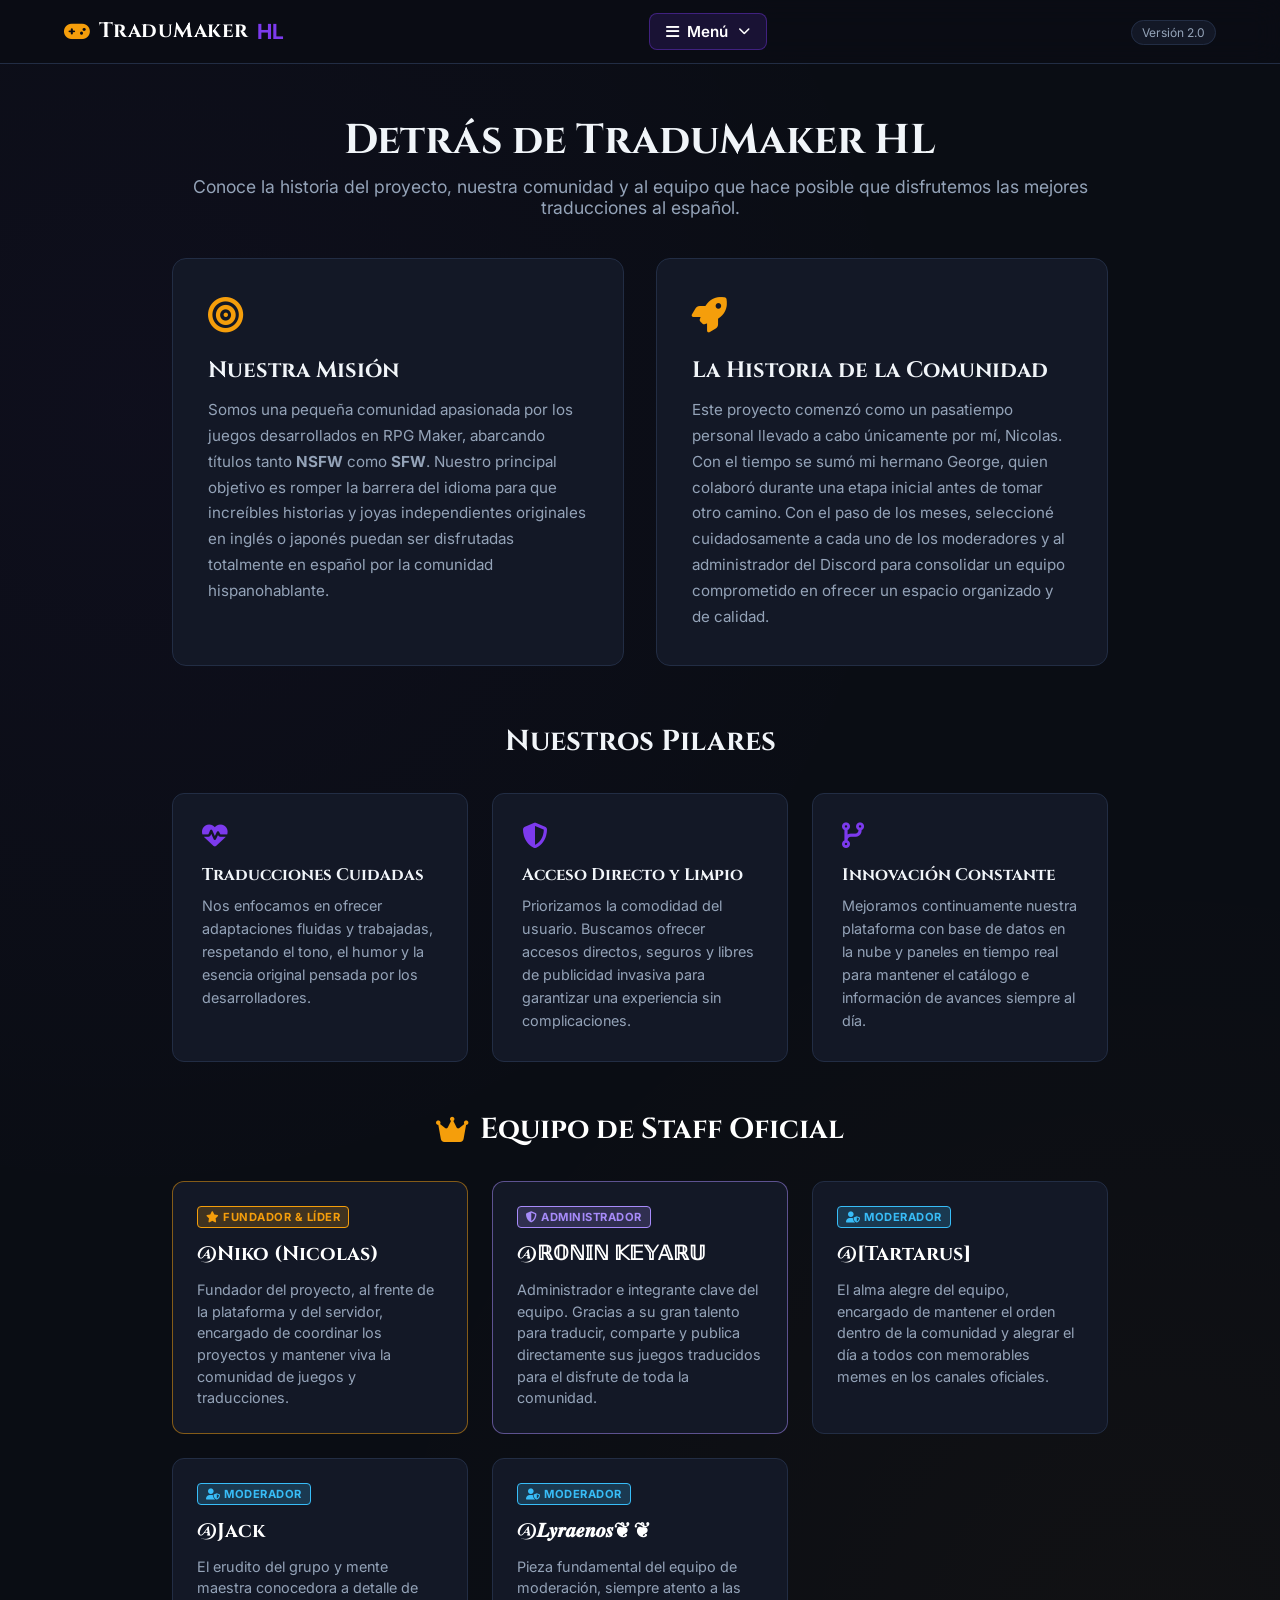
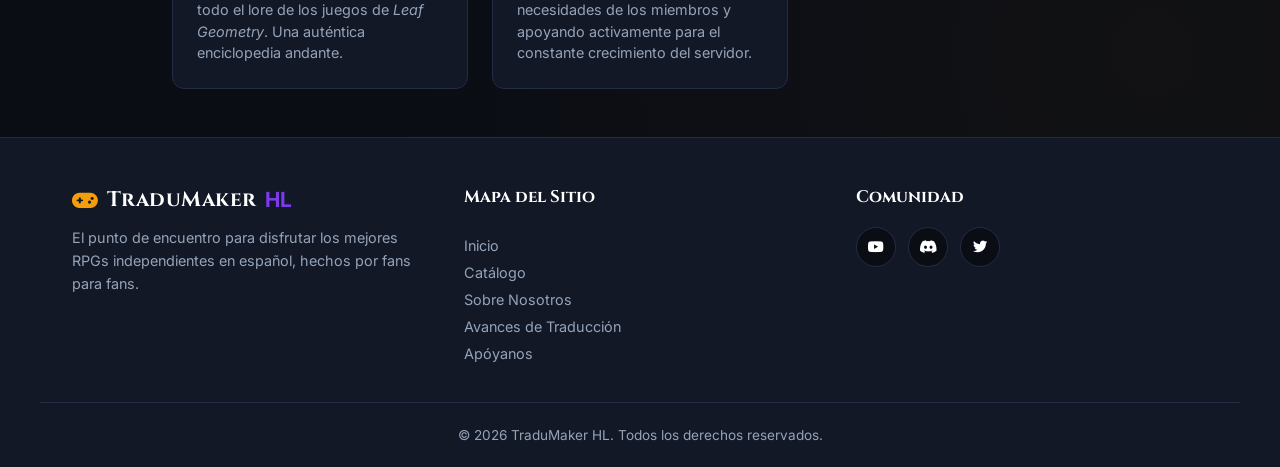
<file: TraduMakerHL-Pro/nosotros.html>
<!DOCTYPE html>
<html lang="es">
<head>
    <meta charset="UTF-8">
    <meta name="viewport" content="width=device-width, initial-scale=1.0">
    <title>TraduMaker HL - Sobre Nosotros | RPG Maker en Español</title>
    <link href="https://fonts.googleapis.com/css2?family=Cinzel:wght@600;700;900&family=Inter:wght@300;400;500;600;700&display=swap" rel="stylesheet">
    <link rel="stylesheet" href="https://cdnjs.cloudflare.com/ajax/libs/font-awesome/6.4.0/css/all.min.css">
    <link rel="stylesheet" href="inicio.css">
    <style>
        /* Estilos del Menú Desplegable (Dropdown) en el Navbar */
        .dropdown {
            position: relative;
            display: inline-block;
        }
        .dropbtn {
            background: rgba(124, 58, 237, 0.15);
            color: white;
            padding: 8px 16px;
            font-size: 0.95rem;
            font-weight: 600;
            border: 1px solid rgba(124, 58, 237, 0.4);
            border-radius: 8px;
            cursor: pointer;
            display: inline-flex;
            align-items: center;
            gap: 8px;
            transition: all 0.2s ease;
            font-family: 'Inter', sans-serif;
        }
        .dropbtn:hover {
            background: rgba(124, 58, 237, 0.3);
            border-color: var(--accent);
        }
        .dropdown-content {
            display: none;
            position: absolute;
            right: 0;
            background-color: #161b22;
            min-width: 220px;
            box-shadow: 0px 8px 16px 0px rgba(0,0,0,0.5);
            z-index: 1000;
            border: 1px solid var(--border);
            border-radius: 10px;
            overflow: hidden;
            margin-top: 8px;
            animation: fadeIn 0.2s ease;
        }
        @keyframes fadeIn {
            from { opacity: 0; transform: translateY(-5px); }
            to { opacity: 1; transform: translateY(0); }
        }
        .dropdown-content a {
            color: var(--text-main);
            padding: 12px 16px;
            text-decoration: none;
            display: flex;
            align-items: center;
            gap: 10px;
            font-size: 0.9rem;
            border-bottom: 1px solid rgba(255, 255, 255, 0.05);
            transition: background 0.2s;
        }
        .dropdown-content a:last-child {
            border-bottom: none;
        }
        .dropdown-content a:hover {
            background-color: rgba(124, 58, 237, 0.15);
            color: var(--accent);
        }
        .dropdown-content a.active {
            background-color: rgba(124, 58, 237, 0.2);
            color: #a78bfa;
            font-weight: 600;
        }
        .show {
            display: block;
        }

        /* Estilos personalizados para el Staff */
        .staff-section {
            margin-top: 3rem;
        }
        .staff-section h2 {
            font-family: 'Cinzel', serif;
            font-size: 1.8rem;
            color: white;
            text-align: center;
            margin-bottom: 2rem;
            display: flex;
            align-items: center;
            justify-content: center;
            gap: 12px;
        }
        .staff-section h2 i { color: var(--gold); }

        .staff-grid {
            display: grid;
            grid-template-columns: repeat(auto-fit, minmax(280px, 1fr));
            gap: 1.5rem;
        }

        .staff-card {
            background: var(--bg-card);
            border: 1px solid var(--border);
            border-radius: 12px;
            padding: 1.5rem;
            display: flex;
            flex-direction: column;
            gap: 0.75rem;
            transition: transform 0.2s, border-color 0.2s;
            position: relative;
            overflow: hidden;
        }
        .staff-card:hover {
            transform: translateY(-4px);
            border-color: var(--accent);
        }
        .staff-card.leader { border-color: rgba(245, 158, 11, 0.5); }
        .staff-card.admin { border-color: rgba(167, 139, 250, 0.5); }

        .staff-badge {
            font-size: 0.7rem;
            font-weight: 700;
            text-transform: uppercase;
            padding: 3px 8px;
            border-radius: 4px;
            width: fit-content;
            letter-spacing: 0.5px;
        }
        .badge-leader { background: rgba(245, 158, 11, 0.2); color: var(--gold); border: 1px solid var(--gold); }
        .badge-admin { background: rgba(167, 139, 250, 0.2); color: #a78bfa; border: 1px solid #a78bfa; }
        .badge-mod { background: rgba(56, 189, 248, 0.2); color: #38bdf8; border: 1px solid #38bdf8; }

        .staff-name {
            font-family: 'Cinzel', serif;
            font-size: 1.25rem;
            color: white;
            margin: 0;
            display: flex;
            align-items: center;
            gap: 8px;
        }
        .staff-desc {
            color: var(--text-muted);
            font-size: 0.9rem;
            line-height: 1.5;
            margin: 0;
        }
    </style>
</head>
<body>

    <!-- Navegación Profesional Multi-página -->
    <header class="navbar">
        <div class="nav-container">
            <div class="logo">
                <i class="fa-solid fa-gamepad"></i> TraduMaker<span>HL</span>
            </div>
            
            <!-- Menú Desplegable (Dropdown) -->
            <div class="dropdown">
                <button onclick="toggleMenuDesplegable()" class="dropbtn">
                    <i class="fa-solid fa-bars"></i> Menú <i class="fa-solid fa-chevron-down" style="font-size: 0.75rem; margin-left: 2px;"></i>
                </button>
                <div id="navDropdown" class="dropdown-content">
                    <a href="index.html"><i class="fa-solid fa-house"></i> Inicio</a>
                    <a href="catalogo.html"><i class="fa-solid fa-layer-group"></i> Catálogo RPG</a>
                    <a href="votaciones.html"><i class="fa-solid fa-square-poll-vertical"></i> Próximos Proyectos <span style="background: #f59e0b; color: #111520; font-size: 0.55rem; padding: 2px 4px; border-radius: 3px; font-weight: 700; margin-left: auto;">BETA</span></a>
                    <a href="nosotros.html" class="active"><i class="fa-solid fa-users"></i> Sobre Nosotros</a>
                    <a href="avances.html"><i class="fa-solid fa-bars-progress"></i> Avances de Traducción</a>
                    <a href="apoyanos.html"><i class="fa-solid fa-hand-holding-dollar"></i> Apóyanos</a>
                    <a href="#" style="opacity: 0.7; cursor: default;" onclick="return false;">
                        <i class="fa-solid fa-user"></i> Cuenta 
                        <span style="font-size: 0.6rem; background: #6366f1; color: white; padding: 2px 5px; border-radius: 3px; margin-left: auto; font-weight: 600;">Pronto</span>
                    </a>
                </div>
            </div>

            <div class="nav-version">
                <span>Versión 2.0</span>
            </div>
        </div>
    </header>

    <!-- Contenido Principal: Sobre Nosotros -->
    <main class="main-content">
        <section class="container about-page-section">
            <div class="catalog-header-banner">
                <h1>Detrás de TraduMaker HL</h1>
                <p>Conoce la historia del proyecto, nuestra comunidad y al equipo que hace posible que disfrutemos las mejores traducciones al español.</p>
            </div>

            <div class="about-grid">
                <div class="about-card">
                    <div class="about-icon"><i class="fa-solid fa-bullseye"></i></div>
                    <h2>Nuestra Misión</h2>
                    <p>Somos una pequeña comunidad apasionada por los juegos desarrollados en RPG Maker, abarcando títulos tanto <strong>NSFW</strong> como <strong>SFW</strong>. Nuestro principal objetivo es romper la barrera del idioma para que increíbles historias y joyas independientes originales en inglés o japonés puedan ser disfrutadas totalmente en español por la comunidad hispanohablante.</p>
                </div>

                <div class="about-card">
                    <div class="about-icon"><i class="fa-solid fa-rocket"></i></div>
                    <h2>La Historia de la Comunidad</h2>
                    <p>Este proyecto comenzó como un pasatiempo personal llevado a cabo únicamente por mí, Nicolas. Con el tiempo se sumó mi hermano George, quien colaboró durante una etapa inicial antes de tomar otro camino. Con el paso de los meses, seleccioné cuidadosamente a cada uno de los moderadores y al administrador del Discord para consolidar un equipo comprometido en ofrecer un espacio organizado y de calidad.</p>
                </div>
            </div>

            <!-- Sección de Valores o Características Destacadas -->
            <div class="values-section">
                <h2>Nuestros Pilares</h2>
                <div class="values-grid">
                    <div class="value-box">
                        <i class="fa-solid fa-heart-pulse"></i>
                        <h3>Traducciones Cuidadas</h3>
                        <p>Nos enfocamos en ofrecer adaptaciones fluidas y trabajadas, respetando el tono, el humor y la esencia original pensada por los desarrolladores.</p>
                    </div>
                    <div class="value-box">
                        <i class="fa-solid fa-shield-halved"></i>
                        <h3>Acceso Directo y Limpio</h3>
                        <p>Priorizamos la comodidad del usuario. Buscamos ofrecer accesos directos, seguros y libres de publicidad invasiva para garantizar una experiencia sin complicaciones.</p>
                    </div>
                    <div class="value-box">
                        <i class="fa-solid fa-code-branch"></i>
                        <h3>Innovación Constante</h3>
                        <p>Mejoramos continuamente nuestra plataforma con base de datos en la nube y paneles en tiempo real para mantener el catálogo e información de avances siempre al día.</p>
                    </div>
                </div>
            </div>

            <!-- Sección Oficial del Staff -->
            <div class="staff-section">
                <h2><i class="fa-solid fa-crown"></i> Equipo de Staff Oficial</h2>
                <div class="staff-grid">
                    
                    <!-- Lider -->
                    <div class="staff-card leader">
                        <span class="staff-badge badge-leader"><i class="fa-solid fa-star"></i> Fundador & Líder</span>
                        <h3 class="staff-name">@Niko (Nicolas)</h3>
                        <p class="staff-desc">Fundador del proyecto, al frente de la plataforma y del servidor, encargado de coordinar los proyectos y mantener viva la comunidad de juegos y traducciones.</p>
                    </div>

                    <!-- Administrador -->
                    <div class="staff-card admin">
                        <span class="staff-badge badge-admin"><i class="fa-solid fa-shield-halved"></i> Administrador</span>
                        <h3 class="staff-name">@ℝ𝕆ℕ𝕀ℕ 𝕂𝔼𝕐𝔸ℝ𝕌</h3>
                        <p class="staff-desc">Administrador e integrante clave del equipo. Gracias a su gran talento para traducir, comparte y publica directamente sus juegos traducidos para el disfrute de toda la comunidad.</p>
                    </div>

                    <!-- Moderadores -->
                    <div class="staff-card">
                        <span class="staff-badge badge-mod"><i class="fa-solid fa-user-shield"></i> Moderador</span>
                        <h3 class="staff-name">@[Tartarus]</h3>
                        <p class="staff-desc">El alma alegre del equipo, encargado de mantener el orden dentro de la comunidad y alegrar el día a todos con memorables memes en los canales oficiales.</p>
                    </div>

                    <div class="staff-card">
                        <span class="staff-badge badge-mod"><i class="fa-solid fa-user-shield"></i> Moderador</span>
                        <h3 class="staff-name">@Jack</h3>
                        <p class="staff-desc">El erudito del grupo y mente maestra conocedora a detalle de todo el lore de los juegos de <em>Leaf Geometry</em>. Una auténtica enciclopedia andante.</p>
                    </div>

                    <div class="staff-card">
                        <span class="staff-badge badge-mod"><i class="fa-solid fa-user-shield"></i> Moderador</span>
                        <h3 class="staff-name">@𝑳𝒚𝒓𝒂𝒆𝒏𝒐𝒔❦ ❦</h3>
                        <p class="staff-desc">Pieza fundamental del equipo de moderación, siempre atento a las necesidades de los miembros y apoyando activamente para el constante crecimiento del servidor.</p>
                    </div>

                </div>
            </div>

        </section>
    </main>

    <!-- Footer Profesional -->
    <footer class="footer">
        <div class="footer-content">
            <div class="footer-info">
                <div class="logo"><i class="fa-solid fa-gamepad"></i> TraduMaker<span>HL</span></div>
                <p>El punto de encuentro para disfrutar los mejores RPGs independientes en español, hechos por fans para fans.</p>
            </div>
            <div class="footer-links">
                <h4>Mapa del Sitio</h4>
                <a href="index.html">Inicio</a>
                <a href="catalogo.html">Catálogo</a>
                <a href="nosotros.html">Sobre Nosotros</a>
                <a href="avances.html">Avances de Traducción</a>
                <a href="apoyanos.html">Apóyanos</a>
            </div>
            <div class="footer-socials">
                <h4>Comunidad</h4>
                <div class="social-icons">
                    <a href="https://www.youtube.com/@nikolashl" target="_blank"><i class="fa-brands fa-youtube"></i></a>
                    <a href="https://discord.gg/gkAe3CmK86" target="_blank"><i class="fa-brands fa-discord"></i></a>
                    <a href="https://x.com/NiKolas_HL" target="_blank"><i class="fa-brands fa-twitter"></i></a>
                </div>
            </div>
        </div>
        <div class="footer-bottom">
            <p>&copy; 2026 TraduMaker HL. Todos los derechos reservados.</p>
        </div>
    </footer>

    <!-- Script para el Menú Desplegable -->
    <script>
        function toggleMenuDesplegable() {
            document.getElementById("navDropdown").classList.toggle("show");
        }

        // Cerrar el menú si el usuario hace clic fuera de él
        window.onclick = function(event) {
            if (!event.target.matches('.dropbtn') && !event.target.closest('.dropbtn')) {
                var dropdowns = document.getElementsByClassName("dropdown-content");
                for (var i = 0; i < dropdowns.length; i++) {
                    var openDropdown = dropdowns[i];
                    if (openDropdown.classList.contains('show')) {
                        openDropdown.classList.remove('show');
                    }
                }
            }
        }
    </script>
    <script src="seguridad.js"></script>
</body>
</html>
</file>
<file: TraduMakerHL-Pro/inicio.css>
:root {
    --bg-main: #0a0d14;
    --bg-card: #131826;
    --bg-card-hover: #192136;
    --accent: #7c3aed; /* Violeta arcano / Mágico */
    --accent-hover: #6d28d9;
    --accent-glow: rgba(124, 58, 237, 0.35);
    --gold: #f59e0b; /* Toque RPG clásico */
    --text-main: #f1f5f9;
    --text-muted: #94a3b8;
    --border: #222d44;
    --border-glow: #7c3aed50;
}

/* Importar fuentes con toque épico/anime */
@import url('https://fonts.googleapis.com/css2?family=Cinzel:wght@600;700;900&family=Inter:wght@300;400;500;600;700&display=swap');

* { box-sizing: border-box; margin: 0; padding: 0; font-family: 'Inter', sans-serif; }

body { 
    background-color: var(--bg-main); 
    color: var(--text-main); 
    display: flex; 
    flex-direction: column; 
    min-height: 100vh;
    overflow-x: hidden; /* Evita el scroll horizontal indeseado */
    background-image: 
        radial-gradient(circle at 10% 20%, rgba(124, 58, 237, 0.04) 0%, transparent 40%),
        radial-gradient(circle at 90% 80%, rgba(245, 158, 11, 0.03) 0%, transparent 40%);
}

/* Navbar Profesional RPG Optimizada */
.navbar { 
    background: rgba(10, 13, 20, 0.9); 
    backdrop-filter: blur(14px); 
    border-bottom: 1px solid var(--border); 
    position: sticky; 
    top: 0; 
    z-index: 1000; 
    width: 100%;
}
.nav-container { 
    max-width: 1200px; 
    margin: 0 auto; 
    padding: 0.8rem 1.5rem; 
    display: flex; 
    justify-content: space-between; 
    align-items: center; 
}
.logo { 
    font-family: 'Cinzel', serif;
    font-size: 1.3rem; 
    font-weight: 700; 
    display: flex; 
    align-items: center; 
    gap: 8px; 
    color: white; 
    letter-spacing: 0.5px;
}
.logo i { color: var(--gold); }
.logo span { color: var(--accent); }
.badge-v2 { 
    background: linear-gradient(135deg, var(--accent), #4f46e5); 
    font-size: 0.6rem; 
    padding: 2px 6px; 
    border-radius: 4px; 
    color: white; 
    font-family: 'Inter', sans-serif;
    font-weight: 700;
}
.nav-links { 
    display: flex; 
    gap: 1.1rem; 
    align-items: center; 
}
.nav-links a { 
    color: var(--text-muted); 
    text-decoration: none; 
    font-weight: 500; 
    transition: all 0.25s ease; 
    font-size: 0.85rem; 
    display: flex; 
    align-items: center; 
    gap: 5px; 
    white-space: nowrap; 
}
.nav-links a:hover, .nav-links a.active { 
    color: var(--text-main); 
    text-shadow: 0 0 10px var(--accent-glow);
}
.nav-links a.active { color: var(--gold); }
.nav-version span { 
    font-size: 0.75rem; 
    color: var(--text-muted); 
    background: var(--bg-card); 
    padding: 4px 10px; 
    border-radius: 20px; 
    border: 1px solid var(--border); 
}

/* Botón Menú Hamburguesa (Oculto en PC) */
.menu-toggle {
    display: none;
    font-size: 1.5rem;
    color: white;
    cursor: pointer;
    background: var(--bg-card);
    border: 1px solid var(--border);
    padding: 8px 12px;
    border-radius: 8px;
}

/* Contenedores generales corregidos para centrar y evitar desbordes */
.main-content { 
    flex: 1; 
    width: 100%;
    max-width: 1200px;
    margin: 0 auto;
    display: flex;
    flex-direction: column;
}
.container { 
    width: 100%;
    max-width: 1200px; 
    margin: 0 auto; 
    padding: 2rem; 
}

/* Hero Section Épico / Anime */
.hero-section { 
    position: relative; 
    background: linear-gradient(180deg, rgba(15, 23, 42, 0.7) 0%, rgba(10, 13, 20, 1) 100%), 
                radial-gradient(circle at center, rgba(124, 58, 237, 0.15) 0%, transparent 70%);
    padding: 6rem 2rem; 
    text-align: center; 
    border-bottom: 1px solid var(--border); 
    overflow: hidden; 
    width: 100%;
}
.hero-content { position: relative; z-index: 2; max-width: 750px; margin: 0 auto; }
.hero-badge { 
    display: inline-flex; 
    align-items: center; 
    gap: 8px; 
    background: rgba(124, 58, 237, 0.12); 
    color: #a78bfa; 
    padding: 6px 16px; 
    border-radius: 20px; 
    font-size: 0.85rem; 
    font-weight: 600; 
    margin-bottom: 1.5rem; 
    border: 1px solid rgba(124, 58, 237, 0.3); 
    box-shadow: 0 0 15px rgba(124, 58, 237, 0.1);
}
.hero-badge i { color: var(--gold); }
.hero-content h1 { 
    font-family: 'Cinzel', serif;
    font-size: 3.2rem; 
    margin-bottom: 1.2rem; 
    line-height: 1.15; 
    letter-spacing: -0.5px;
    text-shadow: 0 4px 20px rgba(0,0,0,0.5);
}
.hero-content h1 span { 
    background: linear-gradient(135deg, #a78bfa, var(--accent), var(--gold));
    -webkit-background-clip: text;
    -webkit-text-fill-color: transparent;
}
.hero-content p { color: var(--text-muted); font-size: 1.15rem; margin-bottom: 2.5rem; line-height: 1.7; }
.hero-buttons { display: flex; justify-content: center; gap: 1rem; flex-wrap: wrap; }

.btn-primary { 
    background: linear-gradient(135deg, var(--accent), #5b21b6); 
    color: white; 
    padding: 0.9rem 1.8rem; 
    border-radius: 10px; 
    text-decoration: none; 
    font-weight: 600; 
    display: inline-flex; 
    align-items: center; 
    gap: 8px; 
    transition: all 0.3s ease; 
    box-shadow: 0 4px 15px var(--accent-glow);
    border: 1px solid rgba(167, 139, 250, 0.2);
}
.btn-primary:hover { 
    background: linear-gradient(135deg, var(--accent-hover), #4c1d95);
    transform: translateY(-3px); 
    box-shadow: 0 6px 20px rgba(124, 58, 237, 0.5);
}
.btn-secondary { 
    background: var(--bg-card); 
    color: white; 
    border: 1px solid var(--border); 
    padding: 0.9rem 1.8rem; 
    border-radius: 10px; 
    text-decoration: none; 
    font-weight: 600; 
    display: inline-flex; 
    align-items: center; 
    gap: 8px; 
    transition: all 0.3s ease; 
}
.btn-secondary:hover { 
    background: var(--bg-card-hover); 
    border-color: var(--accent);
    transform: translateY(-3px);
}

/* Features Bar */
.features-bar { 
    background: var(--bg-card); 
    border-bottom: 1px solid var(--border); 
    padding: 2rem 0; 
    width: 100%;
}
.features-grid { 
    display: grid; 
    grid-template-columns: repeat(auto-fit, minmax(280px, 1fr)); 
    gap: 1.5rem; 
    max-width: 1200px;
    margin: 0 auto;
    padding: 0 2rem; 
}
.feature-item { display: flex; align-items: center; gap: 1.2rem; }
.feature-item i { 
    font-size: 1.8rem; 
    color: var(--gold); 
    background: rgba(245, 158, 11, 0.1); 
    padding: 14px; 
    border-radius: 12px; 
    border: 1px solid rgba(245, 158, 11, 0.2);
}
.feature-item h3 { font-size: 1rem; margin-bottom: 4px; font-family: 'Cinzel', serif; }
.feature-item p { font-size: 0.85rem; color: var(--text-muted); }

/* Secciones y Tarjetas de Juegos (Estilo RPG Cards) */
.recent-section { 
    margin: 4rem auto; 
    width: 100%;
    max-width: 1200px;
    padding: 0 2rem;
}
.section-header { display: flex; justify-content: space-between; align-items: flex-end; margin-bottom: 2rem; width: 100%; }
.section-header h2 { 
    font-family: 'Cinzel', serif;
    font-size: 1.8rem; 
    display: flex; 
    align-items: center; 
    gap: 12px; 
}
.section-header h2 i { color: var(--gold); }
.section-header p { color: var(--text-muted); font-size: 0.95rem; margin-top: 6px; }
.view-all-link { color: #a78bfa; text-decoration: none; font-weight: 600; font-size: 0.95rem; display: inline-flex; align-items: center; gap: 6px; transition: color 0.2s; }
.view-all-link:hover { color: white; text-decoration: underline; }

.games-grid { display: grid; grid-template-columns: repeat(auto-fill, minmax(230px, 1fr)); gap: 1.8rem; width: 100%; }
.game-card { 
    background: var(--bg-card); 
    border: 1px solid var(--border); 
    border-radius: 14px; 
    overflow: hidden; 
    display: flex; 
    flex-direction: column; 
    transition: all 0.3s cubic-bezier(0.16, 1, 0.3, 1); 
}
.game-card:hover { 
    transform: translateY(-8px); 
    border-color: var(--accent);
    box-shadow: 0 12px 30px rgba(124, 58, 237, 0.25); 
}
.game-img-container { position: relative; width: 100%; height: 180px; overflow: hidden; background: #000; }
.game-img { width: 100%; height: 100%; object-fit: cover; transition: transform 0.5s ease; }
.game-card:hover .game-img { transform: scale(1.08); }
.game-tag { 
    position: absolute; 
    top: 12px; 
    right: 12px; 
    background: rgba(10, 13, 20, 0.85); 
    backdrop-filter: blur(6px); 
    color: var(--gold); 
    font-size: 0.7rem; 
    padding: 4px 10px; 
    border-radius: 6px; 
    font-weight: 600; 
    border: 1px solid rgba(245, 158, 11, 0.3);
}
.game-info { padding: 1.4rem; display: flex; flex-direction: column; flex: 1; justify-content: space-between; }
.game-title { 
    font-family: 'Cinzel', serif;
    font-size: 1.05rem; 
    font-weight: 700; 
    margin-bottom: 1.2rem; 
    color: white; 
    line-height: 1.4; 
}
.btn-enter { 
    background: rgba(124, 58, 237, 0.15); 
    color: #a78bfa; 
    border: 1px solid rgba(124, 58, 237, 0.3);
    text-align: center; 
    padding: 0.7rem; 
    border-radius: 8px; 
    text-decoration: none; 
    font-size: 0.9rem; 
    font-weight: 600; 
    display: inline-flex; 
    align-items: center; 
    justify-content: center; 
    gap: 8px; 
    transition: all 0.25s ease; 
}
.btn-enter:hover { 
    background: var(--accent); 
    color: white;
    border-color: var(--accent);
    box-shadow: 0 0 15px var(--accent-glow);
}

/* Controles de Catálogo y Búsqueda */
.catalog-page-section { padding: 3rem 2rem; width: 100%; max-width: 1200px; margin: 0 auto; }
.catalog-header-banner { text-align: center; margin-bottom: 2.5rem; }
.catalog-header-banner h1 { font-family: 'Cinzel', serif; font-size: 2.6rem; margin-bottom: 0.5rem; }
.catalog-header-banner p { color: var(--text-muted); font-size: 1.1rem; }
.catalog-controls { display: flex; justify-content: center; margin-bottom: 2.5rem; }
.search-box { position: relative; width: 100%; max-width: 550px; }
.search-box i { position: absolute; left: 18px; top: 50%; transform: translateY(-50%); color: var(--text-muted); }
.search-box input { 
    width: 100%; 
    background: var(--bg-card); 
    border: 1px solid var(--border); 
    padding: 0.95rem 1rem 0.95rem 3.2rem; 
    border-radius: 12px; 
    color: white; 
    font-size: 1rem; 
    outline: none; 
    transition: all 0.25s ease; 
}
.search-box input:focus { 
    border-color: var(--accent); 
    box-shadow: 0 0 15px var(--accent-glow);
    background: var(--bg-card-hover);
}

/* Páginas Sobre Nosotros y Apóyanos */
.about-page-section, .donate-page-section { padding: 3rem 2rem; max-width: 1000px; margin: 0 auto; width: 100%; }
.about-grid { display: grid; grid-template-columns: repeat(auto-fit, minmax(280px, 1fr)); gap: 2rem; margin-bottom: 3rem; }
.about-card { background: var(--bg-card); border: 1px solid var(--border); padding: 2.2rem; border-radius: 14px; transition: border-color 0.3s; }
.about-card:hover { border-color: rgba(124, 58, 237, 0.4); }
.about-icon { font-size: 2.2rem; color: var(--gold); margin-bottom: 1.2rem; }
.about-card h2 { font-family: 'Cinzel', serif; margin-bottom: 0.75rem; font-size: 1.4rem; }
.about-card p { color: var(--text-muted); line-height: 1.7; font-size: 0.95rem; }

.values-section { text-align: center; margin-top: 3.5rem; }
.values-section h2 { font-family: 'Cinzel', serif; font-size: 1.8rem; margin-bottom: 2rem; }
.values-grid { display: grid; grid-template-columns: repeat(auto-fit, minmax(260px, 1fr)); gap: 1.5rem; text-align: left; }
.value-box { background: var(--bg-card); border: 1px solid var(--border); padding: 1.8rem; border-radius: 12px; }
.value-box i { font-size: 1.6rem; color: var(--accent); margin-bottom: 1rem; }
.value-box h3 { font-family: 'Cinzel', serif; margin-bottom: 0.5rem; font-size: 1.05rem; }
.value-box p { color: var(--text-muted); font-size: 0.9rem; line-height: 1.6; }

.donate-cards-grid { display: grid; grid-template-columns: repeat(auto-fit, minmax(300px, 1fr)); gap: 2rem; }
.donate-card-pro { 
    background: var(--bg-card); 
    border: 1px solid var(--border); 
    border-radius: 14px; 
    padding: 2.5rem; 
    text-align: center; 
    display: flex; 
    flex-direction: column; 
    justify-content: space-between; 
    transition: transform 0.3s ease;
}
.donate-card-pro:hover { transform: translateY(-5px); border-color: var(--border-glow); }
.donate-icon-box { font-size: 2.8rem; color: var(--gold); margin-bottom: 1.2rem; }
.donate-card-pro h2 { font-family: 'Cinzel', serif; margin-bottom: 0.75rem; font-size: 1.4rem; }
.donate-card-pro p { color: var(--text-muted); margin-bottom: 1.8rem; line-height: 1.6; font-size: 0.95rem; }

.btn-donate-pro { 
    background: #0070ba; 
    color: white; 
    padding: 0.85rem 1.5rem; 
    border-radius: 10px; 
    text-decoration: none; 
    font-weight: 600; 
    display: inline-flex; 
    align-items: center; 
    justify-content: center; 
    gap: 8px; 
    transition: background 0.2s; 
}
.btn-donate-pro:hover { background: #005ea6; }

.social-links-grid { display: flex; flex-direction: column; gap: 12px; }
.social-btn { 
    display: flex; 
    align-items: center; 
    justify-content: center; 
    gap: 10px; 
    padding: 0.85rem; 
    border-radius: 10px; 
    text-decoration: none; 
    font-weight: 600; 
    color: white; 
    transition: opacity 0.2s, transform 0.2s; 
}
.social-btn.youtube { background: #ff0000; }
.social-btn.discord { background: #5865f2; }
.social-btn.twitter { background: #1da1f2; }
.social-btn:hover { opacity: 0.9; transform: scale(1.02); }

/* Mensajes de carga y errores */
.loading-skeleton, .error-msg, .no-games { 
    grid-column: 1 / -1; 
    text-align: center; 
    color: var(--text-muted); 
    padding: 3rem; 
    background: var(--bg-card); 
    border: 1px solid var(--border); 
    border-radius: 14px; 
    font-size: 1rem; 
}

/* Footer Profesional RPG */
.footer { background: var(--bg-card); border-top: 1px solid var(--border); padding: 3rem 0 1.5rem 0; margin-top: auto; width: 100%; }
.footer-content { max-width: 1200px; margin: 0 auto; padding: 0 2rem; display: grid; grid-template-columns: repeat(auto-fit, minmax(220px, 1fr)); gap: 2.5rem; margin-bottom: 2.5rem; width: 100%; }
.footer-info p, .footer-links a, .footer-socials a { color: var(--text-muted); font-size: 0.9rem; text-decoration: none; transition: color 0.2s; }
.footer-info p { margin-top: 12px; line-height: 1.6; }
.footer-links h4, .footer-socials h4 { font-family: 'Cinzel', serif; color: white; font-size: 1.05rem; margin-bottom: 1.2rem; }
.footer-links { display: flex; flex-direction: column; gap: 10px; }
.footer-links a:hover { color: var(--gold); }
.social-icons { display: flex; gap: 12px; }
.social-icons a { 
    background: var(--bg-main); 
    border: 1px solid var(--border);
    width: 40px; 
    height: 40px; 
    border-radius: 50%; 
    display: flex; 
    align-items: center; 
    justify-content: center; 
    color: white; 
    transition: all 0.2s ease;
}
.social-icons a:hover { 
    border-color: var(--accent); 
    color: var(--gold);
    transform: translateY(-2px);
}
.footer-bottom { max-width: 1200px; margin: 0 auto; padding: 1.5rem 2rem 0 2rem; border-top: 1px solid var(--border); text-align: center; color: var(--text-muted); font-size: 0.85rem; width: 100%; }

/* ========================================================================== */
/* ADAPTABILIDAD RESPONSIVE (MÓVIL Y TABLET)                                 */
/* ========================================================================== */
@media (max-width: 900px) {
    .menu-toggle {
        display: block !important;
    }

    .nav-container {
        position: relative;
    }

    .nav-links {
        position: absolute;
        top: calc(100% + 1rem);
        left: -1.5rem;
        right: -1.5rem;
        width: calc(100% + 3rem);
        background: rgba(13, 18, 29, 0.98);
        backdrop-filter: blur(16px);
        flex-direction: column;
        align-items: center;
        padding: 25px 0;
        gap: 1.2rem;
        border-bottom: 1px solid var(--border);
        border-top: 1px solid var(--border);
        box-shadow: 0 20px 30px rgba(0,0,0,0.7);
        display: none; /* Oculto por defecto */
        z-index: 1000;
    }

    .nav-links.nav-active {
        display: flex; /* Se despliega al pulsar el botón */
    }

    .nav-version {
        display: none; /* Ocultar en móviles para evitar saturación visual */
    }

    .hero-section {
        padding: 4rem 1.5rem;
    }

    .hero-content h1 {
        font-size: 2.2rem;
    }

    .hero-content p {
        font-size: 1rem;
    }

    .container {
        padding: 1.5rem;
    }
}

/* ========================================================================== */
/* MENÚ LATERAL Y BADGES DE TRADUCCIÓN (PROFESIONAL RPG)                     */
/* ========================================================================== */

.sidebar-container {
    background: var(--bg-card);
    border: 1px solid var(--border);
    border-radius: 14px;
    padding: 1.5rem;
    margin-bottom: 2rem;
    width: 100%;
}

.sidebar-header {
    font-family: 'Cinzel', serif;
    font-size: 1.2rem;
    color: white;
    margin-bottom: 1rem;
    display: flex;
    align-items: center;
    gap: 10px;
    border-bottom: 1px solid var(--border);
    padding-bottom: 0.8rem;
}

.sidebar-header i { color: var(--accent); }

.sidebar-list {
    list-style: none;
    display: flex;
    flex-direction: column;
    gap: 10px;
}

.sidebar-item {
    display: flex;
    justify-content: space-between;
    align-items: center;
    background: var(--bg-main);
    padding: 10px 14px;
    border-radius: 8px;
    border: 1px solid var(--border);
    transition: all 0.2s ease;
}

.sidebar-item:hover {
    border-color: var(--accent);
    transform: translateX(4px);
}

.sidebar-game-title {
    font-size: 0.9rem;
    color: var(--text-main);
    font-weight: 500;
}

/* Badges de Estado de Traducción (Check / X o Iconos) */
.status-badge {
    display: inline-flex;
    align-items: center;
    gap: 6px;
    font-size: 0.75rem;
    font-weight: 700;
    padding: 4px 10px;
    border-radius: 20px;
    letter-spacing: 0.5px;
}

.status-badge.completed {
    background: rgba(16, 185, 129, 0.15);
    color: #34d399;
    border: 1px solid rgba(52, 211, 153, 0.3);
    box-shadow: 0 0 10px rgba(52, 211, 153, 0.15);
}

.status-badge.progress {
    background: rgba(245, 158, 11, 0.15);
    color: var(--gold);
    border: 1px solid rgba(245, 158, 11, 0.3);
    box-shadow: 0 0 10px rgba(245, 158, 11, 0.15);
}

/* ========================================================================== */
/* ESTILOS DEL MODAL DE VERIFICACIÓN +18 Y TÉRMINOS                         */
/* ========================================================================== */

.verificacion-overlay {
    position: fixed;
    top: 0;
    left: 0;
    width: 100%;
    height: 100%;
    background: rgba(11, 15, 25, 0.98);
    backdrop-filter: blur(10px);
    display: flex;
    justify-content: center;
    align-items: center;
    z-index: 99999;
    padding: 20px;
}
.verificacion-overlay.oculto {
    display: none;
}
.verificacion-card {
    background: var(--bg-card);
    border: 1px solid var(--border);
    border-radius: 16px;
    max-width: 520px;
    width: 100%;
    padding: 30px;
    text-align: center;
    box-shadow: 0 15px 35px rgba(0,0,0,0.6);
    color: var(--text-main);
    max-height: 90vh;
    display: flex;
    flex-direction: column;
}
.verificacion-card i.fa-triangle-exclamation {
    font-size: 2.5rem;
    color: var(--gold);
    margin-bottom: 10px;
}
.verificacion-card h1 {
    font-family: 'Cinzel', serif;
    font-size: 1.4rem;
    margin-bottom: 10px;
    color: white;
}
.verificacion-card > p {
    color: var(--text-muted);
    font-size: 0.85rem;
    margin-bottom: 15px;
}
.terminos-scroll-box {
    text-align: left;
    background: var(--bg-main);
    border: 1px solid var(--border);
    padding: 15px;
    border-radius: 8px;
    margin-bottom: 20px;
    max-height: 200px;
    overflow-y: auto;
    font-size: 0.8rem;
    color: var(--text-muted);
    line-height: 1.5;
}
.terminos-scroll-box h4 {
    color: white;
    font-size: 0.9rem;
    margin-top: 10px;
    margin-bottom: 5px;
    font-family: 'Cinzel', serif;
}
.terminos-scroll-box h4:first-child {
    margin-top: 0;
}
.terminos-scroll-box p {
    margin-bottom: 10px;
}
.terminos-check-container {
    text-align: left;
    margin-bottom: 20px;
    display: flex;
    align-items: center;
    gap: 10px;
    font-size: 0.85rem;
    color: var(--text-main);
    cursor: pointer;
    background: rgba(124, 58, 237, 0.05);
    padding: 12px;
    border-radius: 8px;
    border: 1px solid rgba(124, 58, 237, 0.2);
}
.terminos-check-container input[type="checkbox"] {
    width: 18px;
    height: 18px;
    accent-color: var(--accent);
    cursor: pointer;
}
.botones-verificacion {
    display: flex;
    gap: 15px;
}
.btn-edad {
    flex: 1;
    padding: 12px;
    border-radius: 8px;
    font-weight: 600;
    cursor: pointer;
    border: none;
    transition: all 0.2s;
    font-size: 0.9rem;
}
.btn-si {
    background: var(--accent);
    color: white;
}
.btn-si:hover:not(:disabled) {
    background: var(--accent-hover);
}
.btn-si:disabled {
    opacity: 0.4;
    cursor: not-allowed;
}
.btn-no {
    background: rgba(239, 68, 68, 0.15);
    color: #ef4444;
    border: 1px solid #ef4444;
}
.btn-no:hover {
    background: #ef4444;
    color: white;
}
</file>
